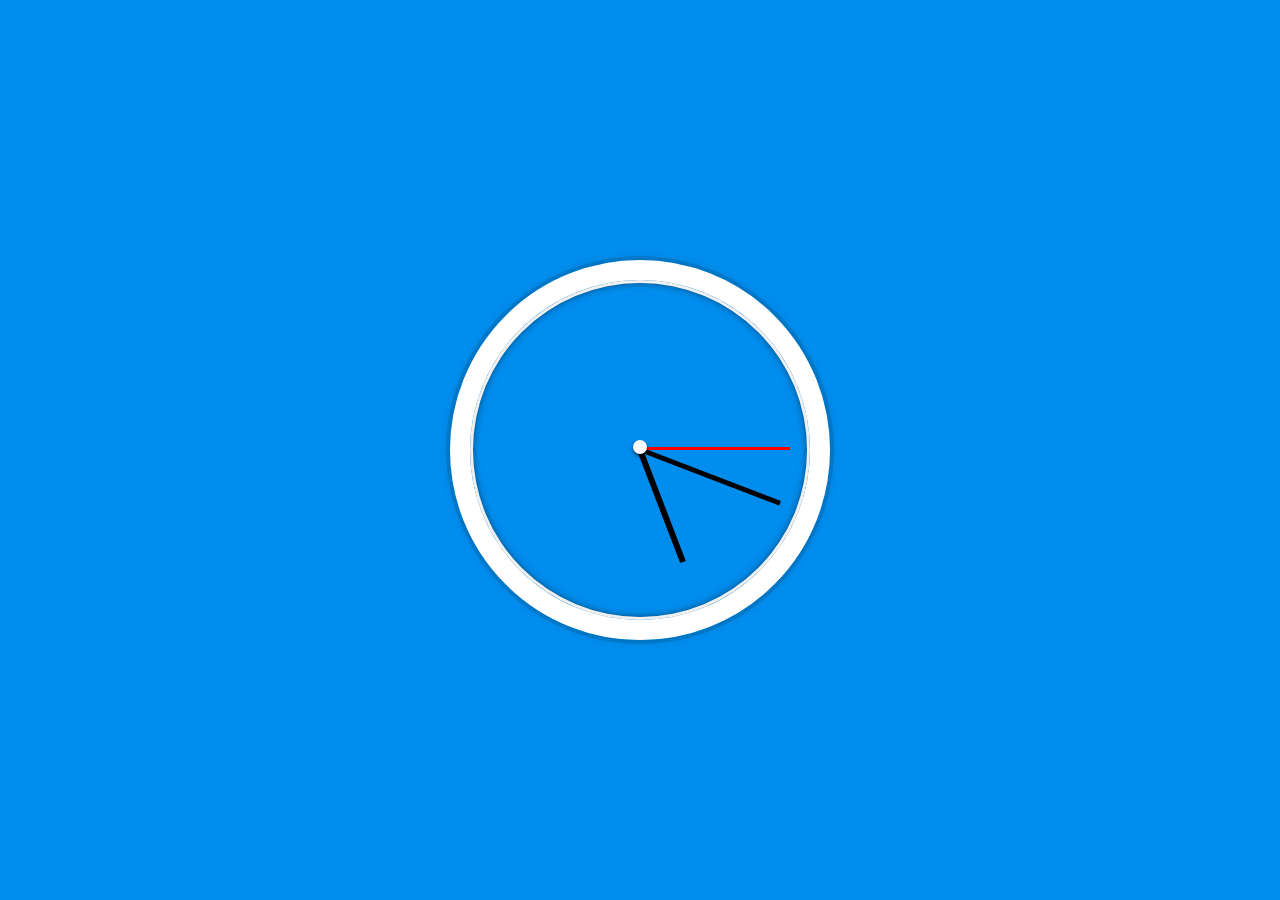
<file: abhinav/index.html>
<!DOCTYPE html>
<html lang="en">
  <head>
    <meta charset="UTF-8" />
    <title>Tick-Tock Clock</title>
    <link rel="icon" href="https://fav.farm/🔥" />
    <style>
      html {
        background: #018ded url(https://unsplash.it/1500/1000?image=881&blur=5);
        background-size: cover;
        font-family: "helvetica neue";
        text-align: center;
        font-size: 10px;
      }

      body {
        margin: 0;
        font-size: 2rem;
        display: flex;
        flex: 1;
        min-height: 100vh;
        align-items: center;
      }

      .clock {
        width: 30rem;
        height: 30rem;
        border: 20px solid white;
        border-radius: 50%;
        margin: 50px auto;
        position: relative;
        padding: 2rem;
        box-shadow: 0 0 0 4px rgba(0, 0, 0, 0.1), inset 0 0 0 3px #efefef,
          inset 0 0 10px black, 0 0 10px rgba(0, 0, 0, 0.2);
      }

      .dot {
        width: 14px;
        height: 14px;
        border-radius: 50%;
        background: #fff;
        top: 0;
        left: 0;
        right: 0;
        bottom: 0;
        margin: auto;
        position: absolute;
        z-index: 100;
        box-shadow: 0 2px 4px -1px black;
      }

      .clock-face {
        position: relative;
        width: 100%;
        height: 100%;
        transform: translateY(
          -3px
        ); /* account for the height of the clock hands */
      }

      .hour-hand {
        width: 40%;
        height: 6px;
        background: black;
        position: absolute;
        top: 50%;
				left: 50%;
				transform-origin: left;

      }

      .min-hand {
        width: 50%;
        height: 5px;
        background: black;
        position: absolute;
        top: 50%;
				transform-origin: right;
      }
      .second-hand {
        width: 50%;
        height: 3px;
        background: red;
        position: absolute;
        top: 50%;
				transform-origin: right;
      }
    </style>
  </head>
  <body>
    <div class="clock">
      <div class="clock-face">
        <div class="dot"></div>
        <div class="hour-hand"></div>
        <div class="min-hand"></div>
        <div class="second-hand"></div>
      </div>
    </div>

    <script>
      function clock() {
        d = new Date();
        h = d.getHours();
        m = d.getMinutes();
        s = d.getSeconds();
        date = d.getDate();
        hDeg = h * 30 + m * (360 / 720) - 90;
        mDeg = m * 6 + s * (360 / 3600) + 90;
        sDeg = s * 6;
        hEl = document.querySelector(".hour-hand");
        mEl = document.querySelector(".min-hand");
        sEl = document.querySelector(".second-hand");
        hEl.style.transform = "rotate(" + hDeg + "deg)";
        mEl.style.transform = "rotate(" + mDeg + "deg)";
        sEl.style.transform = "rotate(" + sDeg + "deg)";
      }

      setInterval("clock()", 100);
    </script>
  </body>
</html>
</file>
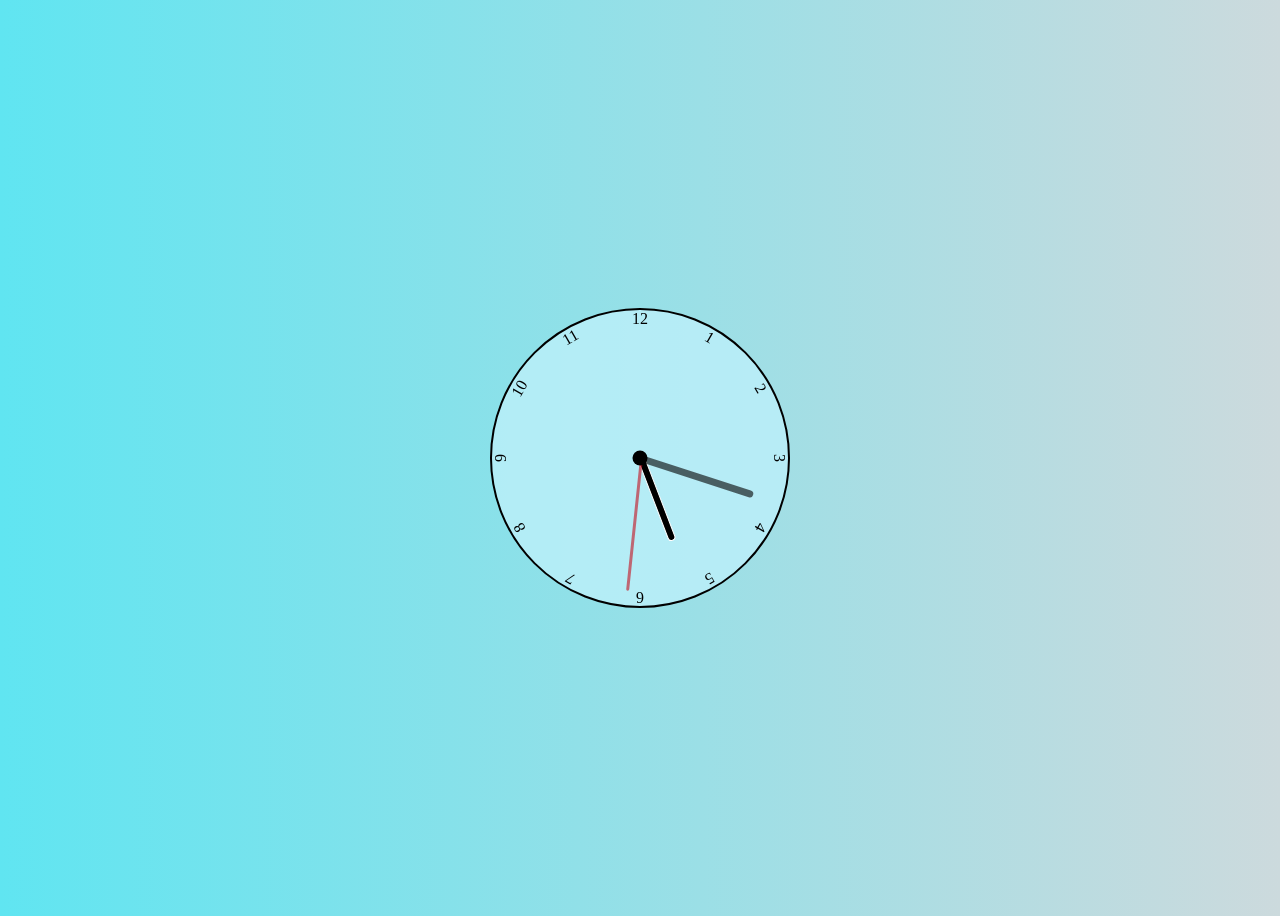
<file: Ankit Pujari/index.html>
<!DOCTYPE html>
<html lang="en">
<head>
    <meta charset="UTF-8">
    <meta http-equiv="X-UA-Compatible" content="IE=edge">
    <meta name="viewport" content="width=device-width, initial-scale=1.0">
    <link rel="stylesheet" href="index.css">
    <script src="index.js"></script>

    <title>Analog  Clock from the Scratch</title>
</head>
<body>
    <div class = "circle">
        <div id = "hour"></div>
        <div id="minute"></div>
        <div id ="second"></div>
        <div class="number number1">1</div>
        <div class="number number2">2</div>
        <div class="number number3">3</div>
        <div class="number number4">4</div>
        <div class="number number5">5</div>
        <div class="number number6">6</div>
        <div class="number number7">7</div>
        <div class="number number8">8</div>
        <div class="number number9">9</div>
        <div class="number number10">10</div>
        <div class="number number11">11</div>
        <div class="number number12">12</div>
    </div>
</body>
</html>
</file>
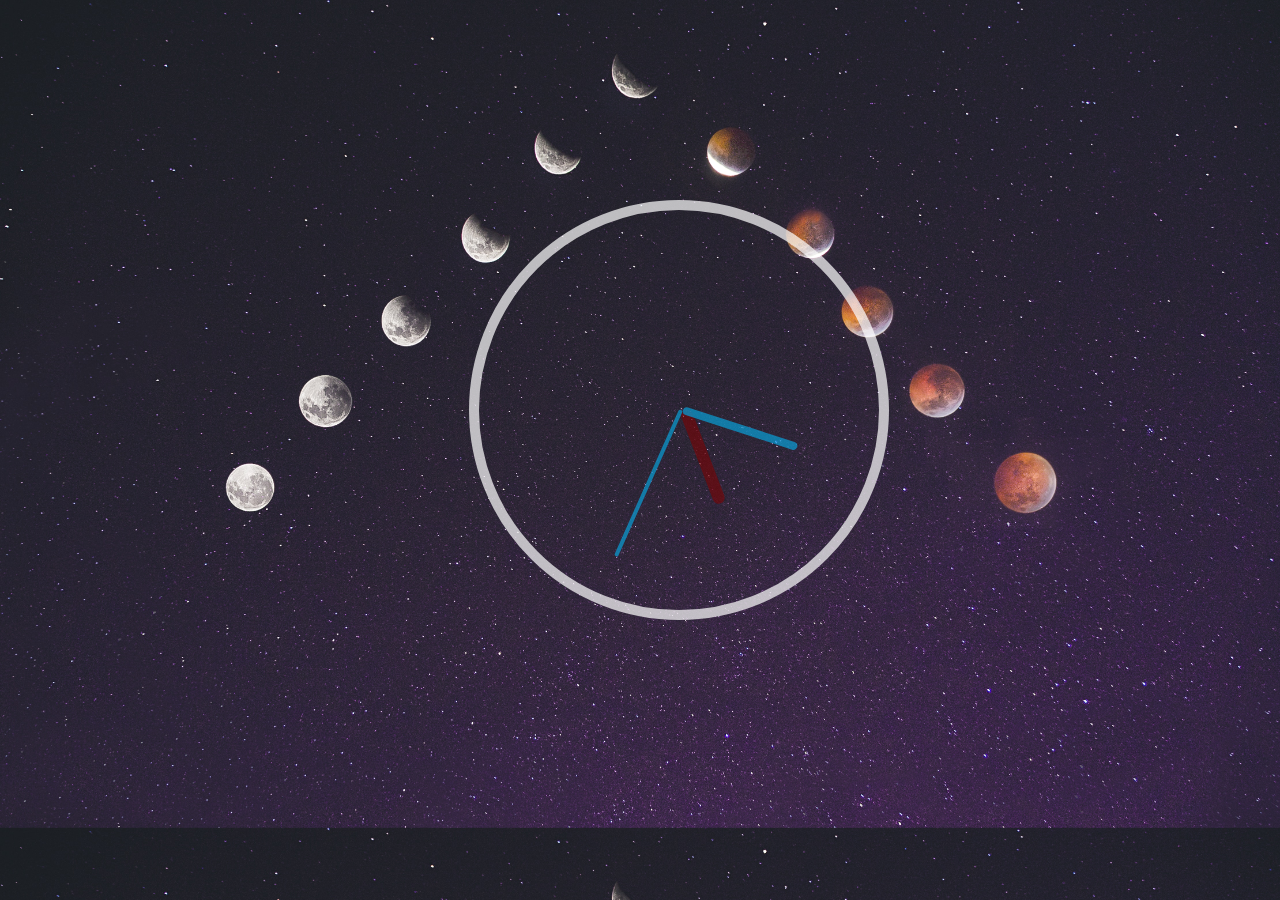
<file: DheerajReddy/index.html>
<!DOCTYPE html>
<html lang="en">
<head>
    <link rel="stylesheet" href="style.css">
    <script src="index.js"></script>
</head>
<body>
    <div id="clock">
        <div id="hour"></div>
        <div id="minute"></div>
        <div id="second"></div>
    </div>
</body>
</html>
</file>
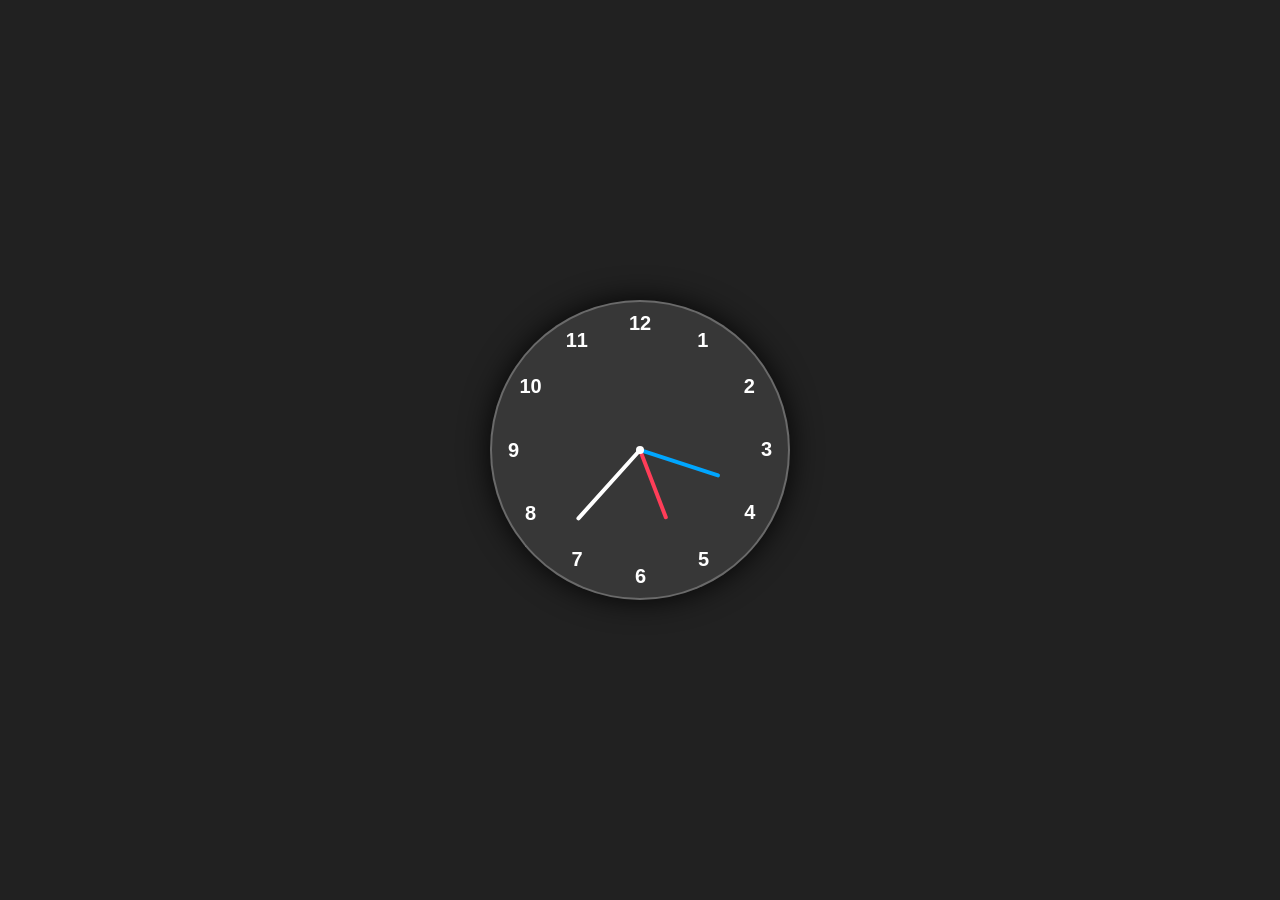
<file: Divyanshu/index.html>
<!DOCTYPE html>
<html lang="en">
  <head>
    <meta charset="UTF-8" />
    <meta http-equiv="X-UA-Compatible" content="IE=edge" />
    <meta name="viewport" content="width=device-width, initial-scale=1.0" />
    <link rel="stylesheet" href="style.css" />
    <title>Analog Clock</title>
  </head>

  <body>
    <div class="container">
      <div class="clock">
        <div style="--clr: #ff3d58; --h: 74px" id="hour" class="hand">
          <i></i>
        </div>
        <div style="--clr: #00a6ff; --h: 84px" id="min" class="hand">
          <i></i>
        </div>
        <div style="--clr: #ffffff; --h: 94px" id="sec" class="hand">
          <i></i>
        </div>

        <span style="--i: 1"><b>1</b></span>
        <span style="--i: 2"><b>2</b></span>
        <span style="--i: 3"><b>3</b></span>
        <span style="--i: 4"><b>4</b></span>
        <span style="--i: 5"><b>5</b></span>
        <span style="--i: 6"><b>6</b></span>
        <span style="--i: 7"><b>7</b></span>
        <span style="--i: 8"><b>8</b></span>
        <span style="--i: 9"><b>9</b></span>
        <span style="--i: 10"><b>10</b></span>
        <span style="--i: 11"><b>11</b></span>
        <span style="--i: 12"><b>12</b></span>
      </div>
    </div>

    <script src="script.js"></script>
  </body>
</html>
</file>
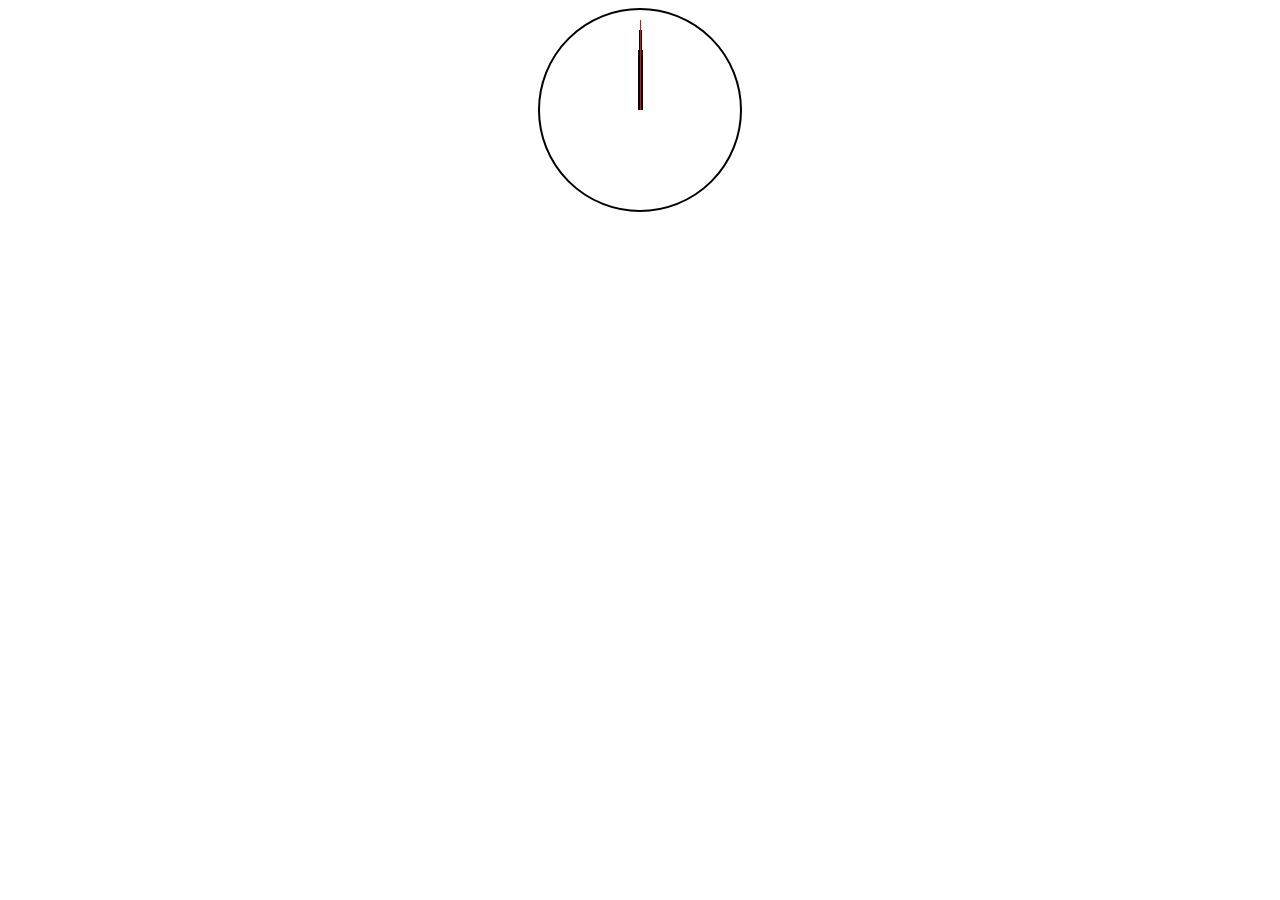
<file: Kushagra Goyal/index.html>
<!DOCTYPE html>
<html>
<head>
  <link rel="stylesheet" type="text/css" href="style.css">
</head>
<body>
  <div id="clock">
    <div id="hour-hand"></div>
    <div id="minute-hand"></div>
    <div id="second-hand"></div>
  </div>

  <script src="script.js"></script>
</body>
</html>
</file>
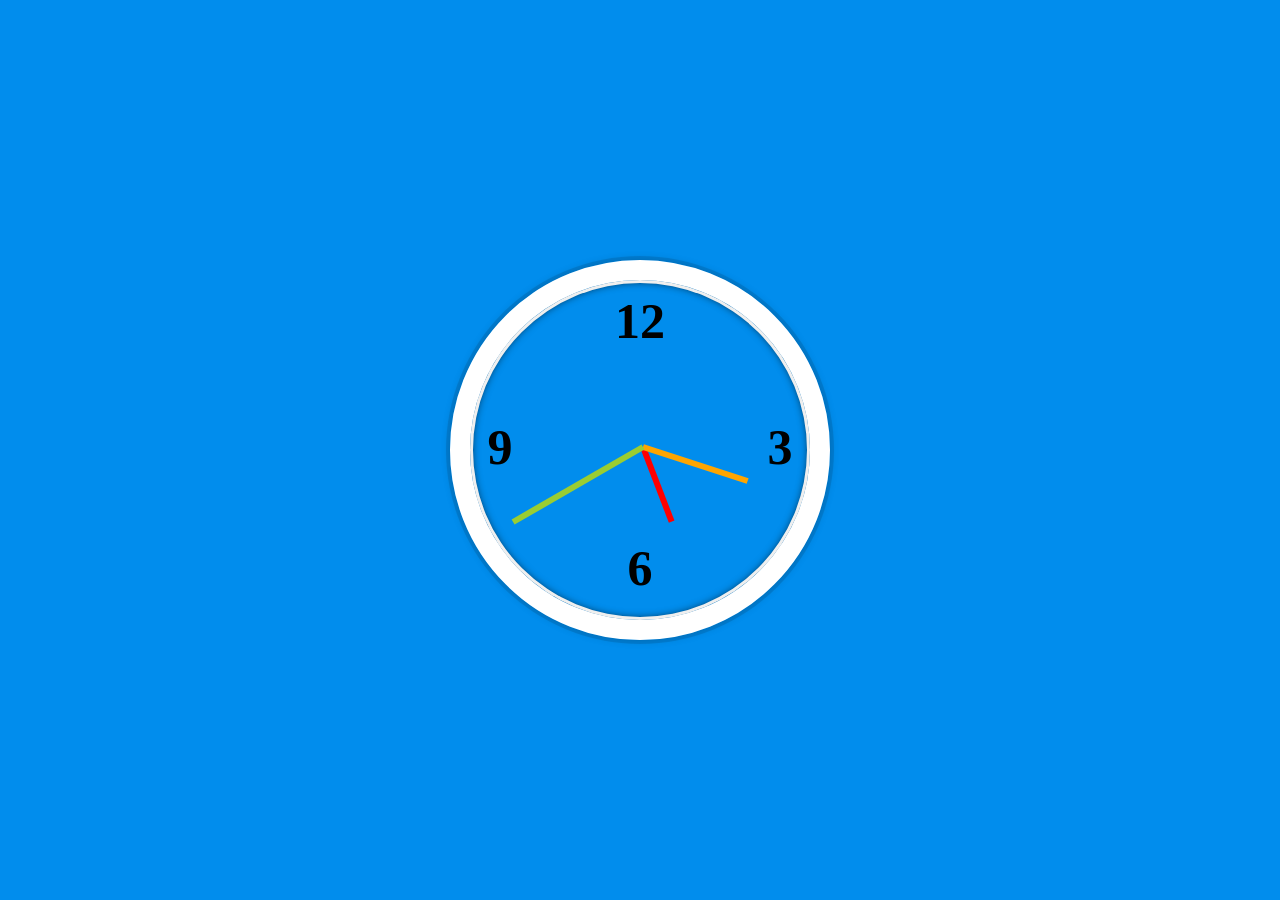
<file: Nikhil_kumar_bade/index.html>
<!DOCTYPE html>
<html lang="en">
<head>
  <meta charset="UTF-8">
  <title>Tick-Tock Clock</title>
  <link rel="icon" href="https://fav.farm/🔥" />
  <link rel="stylesheet" href="style.css">
</head>
<body>
  <div class="clock">
    <div class="clock-face">
      <div class="hand hour-hand"></div>
      <div class="hand min-hand"></div>
      <div class="hand second-hand"></div>
	  <div class="number number-3">3</div>
	  <div class="number number-6">6</div>
	  <div class="number number-9">9</div>
	  <div class="number number-12">12</div>
    </div>
  </div>
  <script src="logic.js"></script>
</body>
</html>
</file>
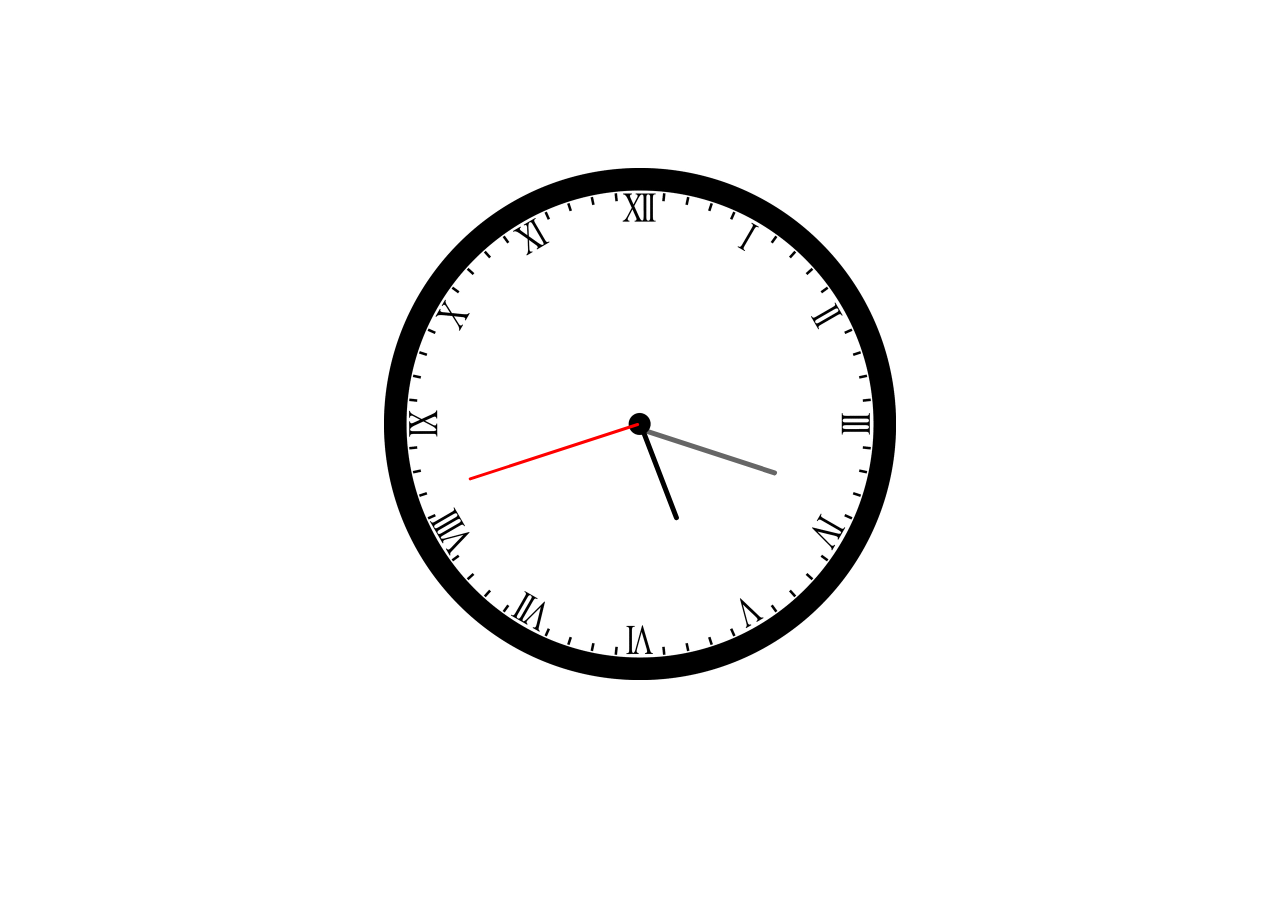
<file: Rakesh/index.html>
<!DOCTYPE html>
<html lang="en">
<head>
    <meta charset="UTF-8">
    <meta name="viewport" content="width=device-width, initial-scale=1.0">
    <title>Clock</title>
    <link rel="stylesheet" href="index.css">
    <script src="index.js"></script>
</head>
<body>
    
    <div id="clockcontainer">
        <div id="hour"></div>
        <div id="minute"></div>
        <div id="second"></div>
    </div>
</body>
</html>
</file>
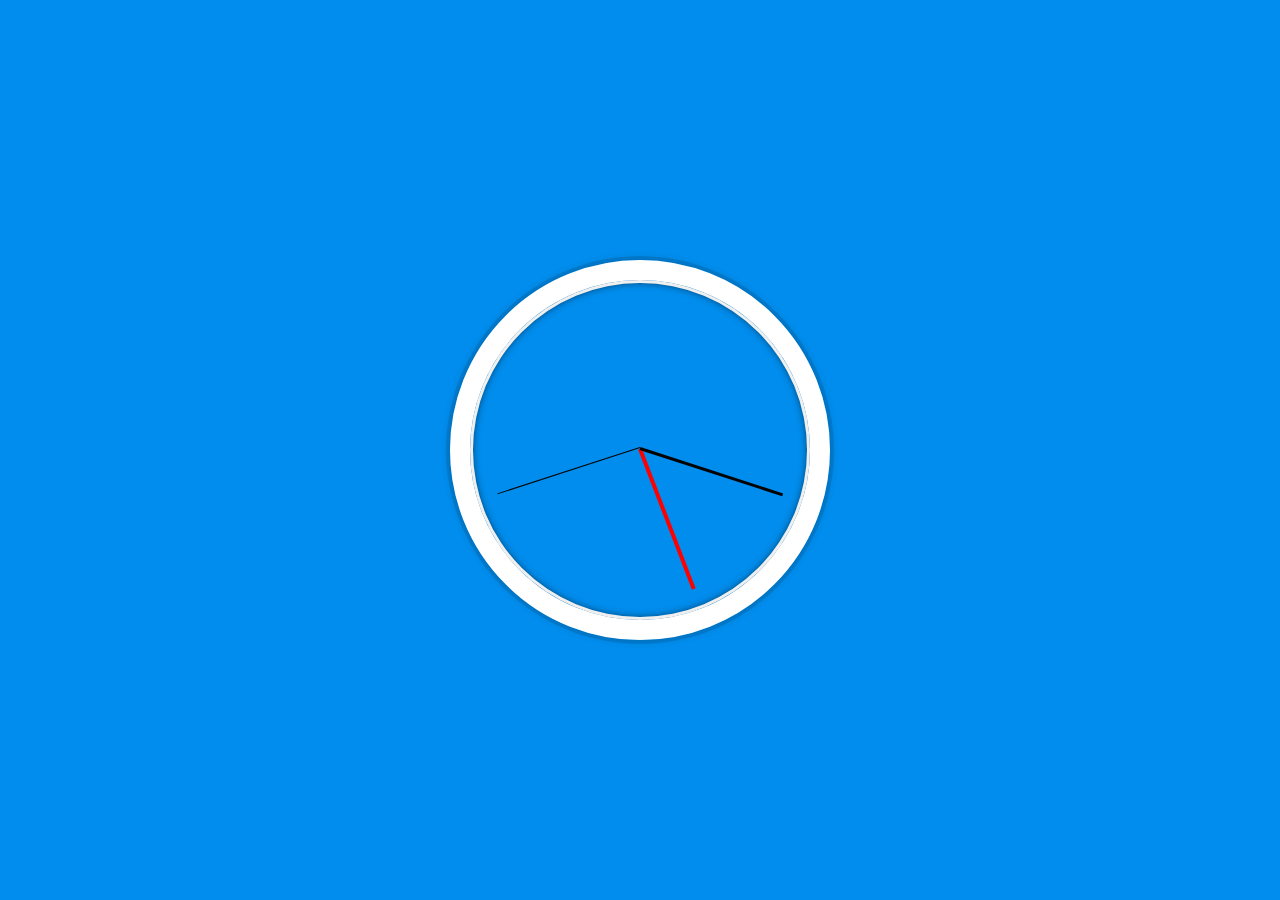
<file: ritik/index.html>
<!DOCTYPE html>
<html lang="en">

<head>
    <meta charset="UTF-8">
    <title>Tick-Tock Clock</title>
    <link rel="icon" href="https://fav.farm/🔥" />
    <style>

html {
      background: #018DED url(https://unsplash.it/1500/1000?image=881&blur=5);
      background-size: cover;
      font-family: 'helvetica neue';
      text-align: center;
      font-size: 10px;
    }

body {
    margin: 0;
    font-size: 2rem;
    display: flex;
    flex: 1;
    min-height: 100vh;
    align-items: center;
    }

.clock {
    width: 30rem;
    height: 30rem;
    border: 20px solid white;
    border-radius: 50%;
    margin: 50px auto;
    position: relative;
    padding: 2rem;
    box-shadow:
        0 0 0 4px rgba(0,0,0,0.1),
        inset 0 0 0 3px #EFEFEF,
        inset 0 0 10px black,
        0 0 10px rgba(0,0,0,0.2);
    }

.clock-face {
    position: relative;
    width: 100%;
    height: 100%;
    transform: translateY(-3px); /* account for the height of the clock hands */
    }

.hand {
    transform-origin: right center; /* Updated center so that hands move about clock center */
    width: 50%;
    height: 6px;
    background: white;
    position: absolute;
    top: 50%;
    }

.hour-hand {
    height: 4px;
    background-color: red;
    }

.min-hand {
    height: 3px;
    background-color: rgb(3, 3, 3);
    }

.second-hand {
    height: 1px;
    background-color: rgb(3, 3, 4);
    }
    </style>

</head>

<body>


    <div class="clock">
        <div class="clock-face">
          <div class="hand hour-hand"></div>
          <div class="hand min-hand"></div>
          <div class="hand second-hand"></div>
        </div>
      </div>



    <script>
        function tickTock() {
    // First selecting hands using their respective class names using query selector
    const hourHand = document.querySelector('.hour-hand');
    const minuteHand = document.querySelector('.min-hand');
    const secondHand = document.querySelector('.second-hand');

    // Getting current time and updating the hands angle
    const date = new Date();
    const hour = date.getHours();
    const minute = date.getMinutes();
    const second = date.getSeconds();

    // Note that all below hands have 90 degrees added additionally, since they all start at 9'0 clock
    // Every hour, hour hand moves 30 degrees, and every 2 minutes it moves 1 degree
    var hoursAngle = (hour * 30) + (minute / 2) + 90;

    // Every minute, minute hand moves 6 degrees
    var minutesAngle = (minute * 6) + 90;

    // Every second, second hand moves 6 degrees
    var secondsAngle = (second * 6) + 90;

    // Rotating hands using css
    hourHand.style.transform = `rotate(${hoursAngle}deg)`;
    minuteHand.style.transform = `rotate(${minutesAngle}deg)`;
    secondHand.style.transform = `rotate(${secondsAngle}deg)`;
} 

// As the code loads, first update time and then do that same every 1 second
tickTock();
setInterval(tickTock, 1000);
    </script>
</body>

</html>
</file>
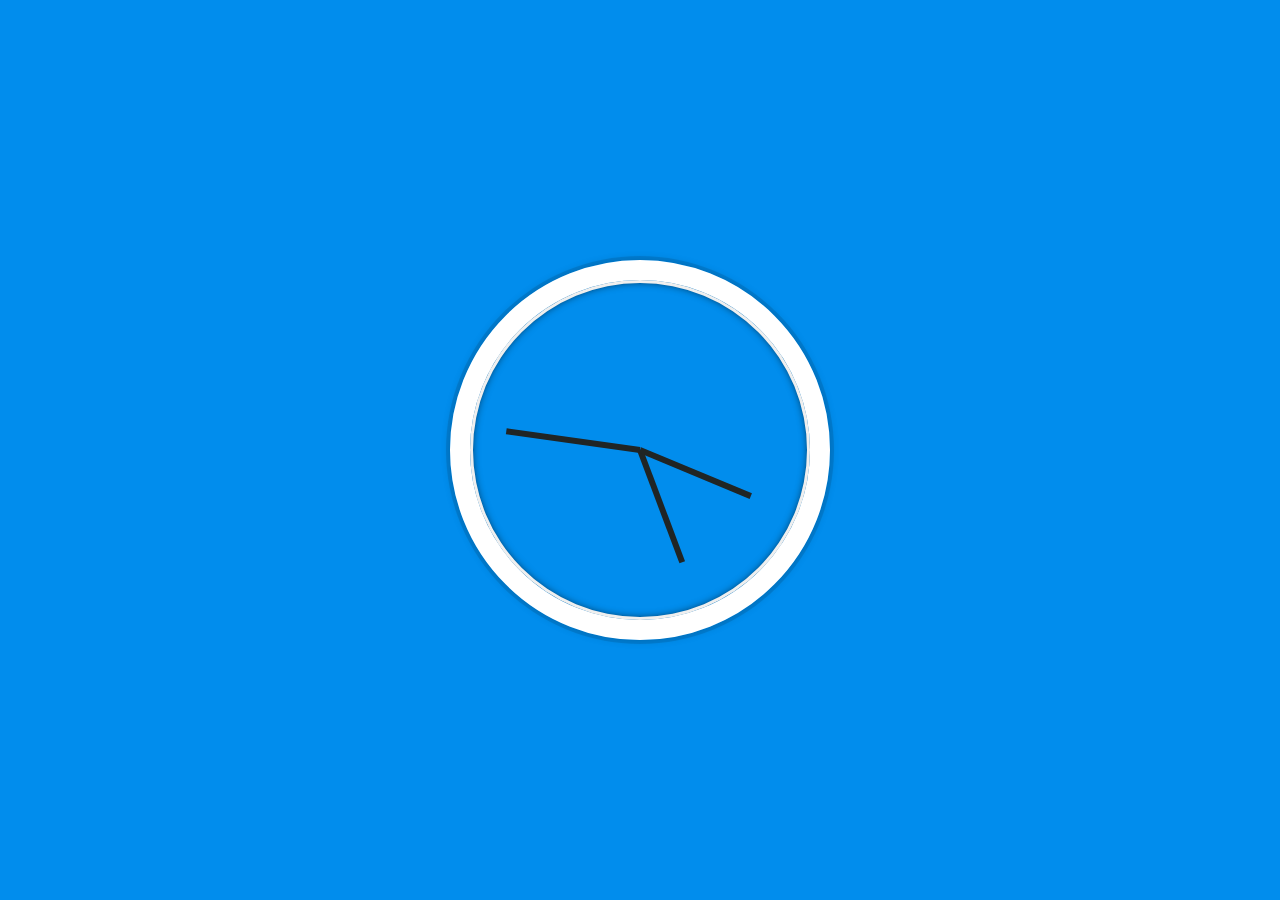
<file: aayush-meshram/other/index.html>
<!DOCTYPE html>
<html lang="en">
<head>
  <meta charset="UTF-8">
  <title>Tick-Tock Clock</title>
  <link rel="icon" href="https://fav.farm/🔥" />
</head>
<body>

    <div class="clock">
      <div class="clock-face">
        <div class="hand hour-hand"></div>
        <div class="hand min-hand"></div>
        <div class="hand second-hand"></div>
      </div>
    </div>


  <style>
    html {
      background: #018DED url(https://unsplash.it/1500/1000?image=881&blur=5);
      background-size: cover;
      font-family: 'helvetica neue';
      text-align: center;
      font-size: 10px;
    }

    body {
      margin: 0;
      font-size: 2rem;
      display: flex;
      flex: 1;
      min-height: 100vh;
      align-items: center;
    }

    .clock {
      width: 30rem;
      height: 30rem;
      border: 20px solid white;
      border-radius: 50%;
      margin: 50px auto;
      position: relative;
      padding: 2rem;
      box-shadow:
        0 0 0 4px rgba(0,0,0,0.1),
        inset 0 0 0 3px #EFEFEF,
        inset 0 0 10px black,
        0 0 10px rgba(0,0,0,0.2);
    }

    .clock-face {
      position: relative;
      width: 100%;
      height: 100%;
      transform: translateY(-3px); /* account for the height of the clock hands */
    }

    .hand {
        width: 40%;
        right: 50%;
        height: 6px;
        background: #202525;
        position: absolute;
        top: 50%;
        transform-origin: 100%;
        transform: rotate(90deg);
        /* transition: transform 0.3s cubic-bezier(.4,2.08,.55,.44); */
        transition-timing-function: cubic-bezier(0.1, 2.7, 0.58, 1);
    }


    .hand.min-hand{
        /* transition: transform 0.2s cubic-bezier(.4,2.08,.55,.44); */
    }

    .hand.second-hand{
        width: 45%;
        /* transition: transform 0.2s cubic-bezier(.4,2.08,.55,.44); */
    }

  </style>

  <script>

    const secondHand = document.querySelector('.second-hand');
    const minsHand = document.querySelector('.min-hand');
    const hourHand = document.querySelector('.hour-hand');

    function setDate() {
    const now = new Date();

    const seconds = now.getSeconds();
    const secondsDegrees = (seconds + (now.getMilliseconds() / 1000)) * 6+90;
    secondHand.style.transform = `rotate(${secondsDegrees}deg)`;

    const mins = now.getMinutes();
    const minsDegrees = (mins * 6) + (seconds * (6 / 60))+90;
    minsHand.style.transform = `rotate(${minsDegrees}deg)`;

    const hour = now.getHours();
    const hourDegrees = (hour * 30) + (mins * 0.5) + (seconds * (0.5 / 60))+90;
    hourHand.style.transform = `rotate(${hourDegrees}deg)`;
}

setInterval(setDate, 1000);

setDate();

  </script>
</body>
</html>
</file>
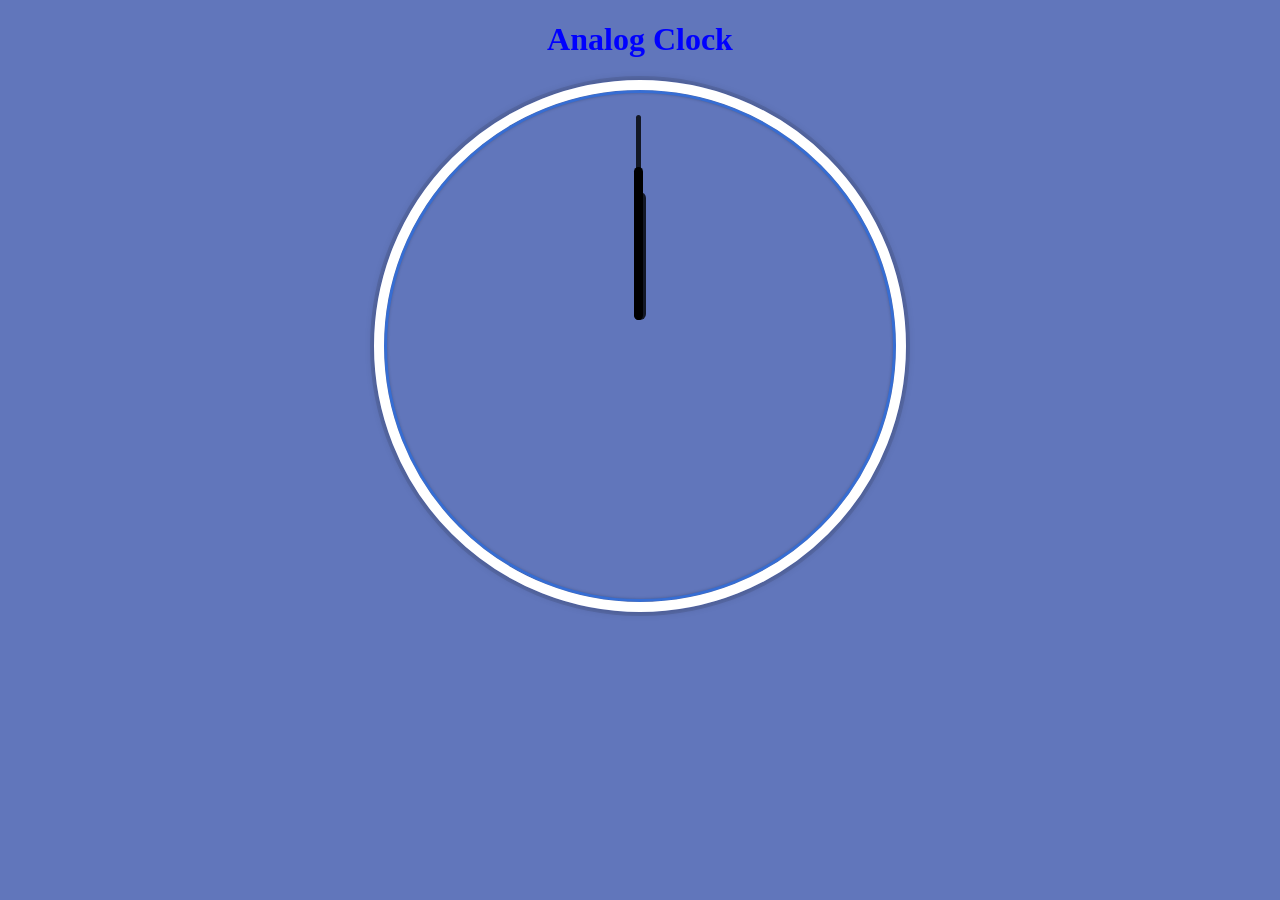
<file: clock.html>
<!DOCTYPE html>
<html lang="en">
<head>
    <meta charset="UTF-8">
    <meta name="viewport" content="width=device-width, initial-scale=1.0">
    <title>Analog_Clock</title>
    <link rel="stylesheet" href="clock.css">
    <script src="clock.js"></script>
</head>
<body>
    <h1> Analog Clock</h1>
    <div id="clock">
        <div id="hour"></div>
        <div id="minute"></div>
        <div id="second"></div>
    </div>
</body>
</html>
</file>
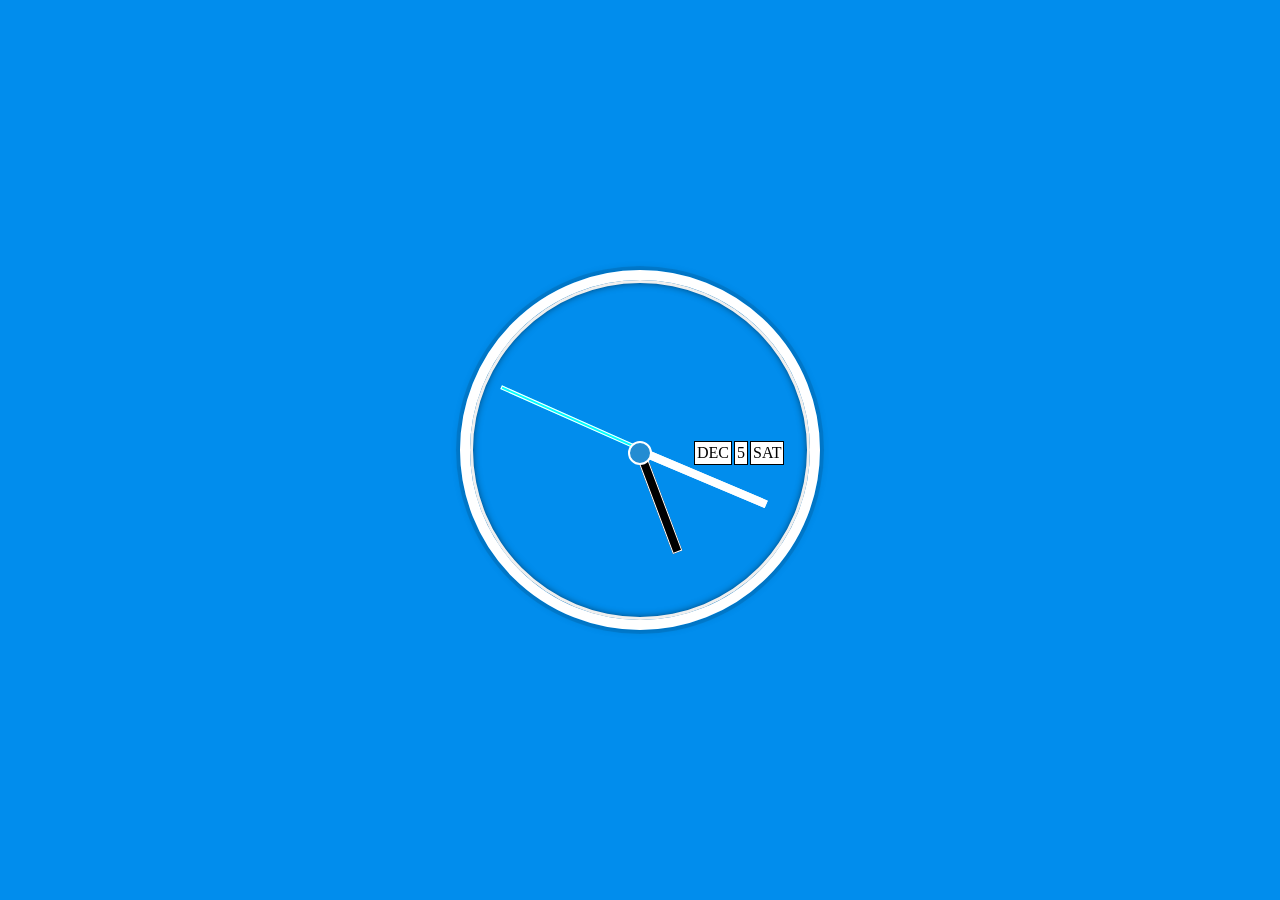
<file: lokesh-tick-tock-clock.html>
<!DOCTYPE html>
<html lang="en">
  <head>
    <meta charset="UTF-8" />
    <title>Tick-Tock Clock</title>
    <link rel="icon" href="https://fav.farm/🔥" />
  </head>

  <body>
    <div class="clock">
      <div class="clock-face">
        <div class="dot"></div>
        <div class="hand hour-hand" id="hour"></div>
        <div class="hand minute-hand" id="minute"></div>
        <div class="hand second-hand" id="second"></div>
        <div class="date" id="month">JAN</div>
        <div class="date" id="date">21</div>
        <div class="date" id="day">TUE</div>
      </div>
    </div>

    <style>
      html {
        background: #018ded url(https://unsplash.it/1500/1000?image=881&blur=5);
        background-size: cover;
        font-family: "helvetica neue";
        text-align: center;
        font-size: 10px;
      }

      body {
        margin: 0;
        font-size: 2rem;
        display: flex;
        flex: 1;
        min-height: 100vh;
        align-items: center;
      }

      .clock {
        width: 30rem;
        height: 30rem;
        border: 10px solid white;
        border-radius: 50%;
        margin: 50px auto;
        position: relative;
        padding: 2rem;
        box-shadow: 0 0 0 4px rgba(0, 0, 0, 0.1), inset 0 0 0 3px #efefef,
          inset 0 0 10px black, 0 0 10px rgba(0, 0, 0, 0.2);
      }

      .clock-face {
        position: relative;
        display: flex;
        width: 100%;
        height: 100%;
        transform: translateY(-3px);
        /* account for the height of the clock hands */
      }
      .hand {
        --rotation: 0;

        /* border-radius: 20px; */
        border: 1px solid white;
        position: absolute;
        top: 50%;
        left: 50%;
        transform-origin: left;
      }
      .hour-hand {
        transform: rotate(calc(var(--rotation) * 1deg));
        background-color: black;
        width: 35%;
        height: 8px;
      }
      .minute-hand {
        transform: rotate(calc(var(--rotation) * 1deg));
        background-color: white;
        width: 45%;
        height: 6px;
      }
      .second-hand {
        transform: rotate(calc(var(--rotation) * 1deg));
        background-color: cyan;
        width: 50%;
        height: 2px;
      }
      .date {
        position: relative;
        left: 60%;
        top: 48%;
        background-color: white;
        height: fit-content;
        z-index: -12;
        border: 1px solid black;
        padding: 2px;
        font-size: 0.8em;
        margin-right: 2px;
      }
      .dot {
        height: 20px;
        width: 20px;
        background-color: rgb(35, 140, 210);
        position: relative;
        left: 50%;
        top: 52%;
        transform: translate(-50%, -50%);
        border-radius: 50%;
        z-index: 15;
        border: 2px solid white;
      }
    </style>

    <script>
      setInterval(() => {
        const hourHand = document.getElementById("hour");
        const minuteHand = document.getElementById("minute");
        const secondHand = document.getElementById("second");
        const month = document.getElementById("month");
        const date = document.getElementById("date");
        const day = document.getElementById("day");
        const currentDate = new Date();
        const secondsRatio = currentDate.getSeconds() / 60;
        const minutesRatio = (secondsRatio + currentDate.getMinutes()) / 60;
        const hoursRatio = (minutesRatio + currentDate.getHours()) / 12;
        hourHand.style.setProperty("--rotation", hoursRatio * 360 - 90);
        minuteHand.style.setProperty("--rotation", minutesRatio * 360 - 90);
        secondHand.style.setProperty("--rotation", secondsRatio * 360 - 90);

        month.innerHTML = currentDate
          .toLocaleString("default", { month: "long" })
          .slice(0, 3)
          .toUpperCase();
        date.innerHTML = currentDate.getDate();
        day.innerHTML = currentDate
          .toLocaleString("default", { weekday: "long" })
          .slice(0, 3)
          .toUpperCase();
      }, 1000);
    </script>
  </body>
</html>
</file>
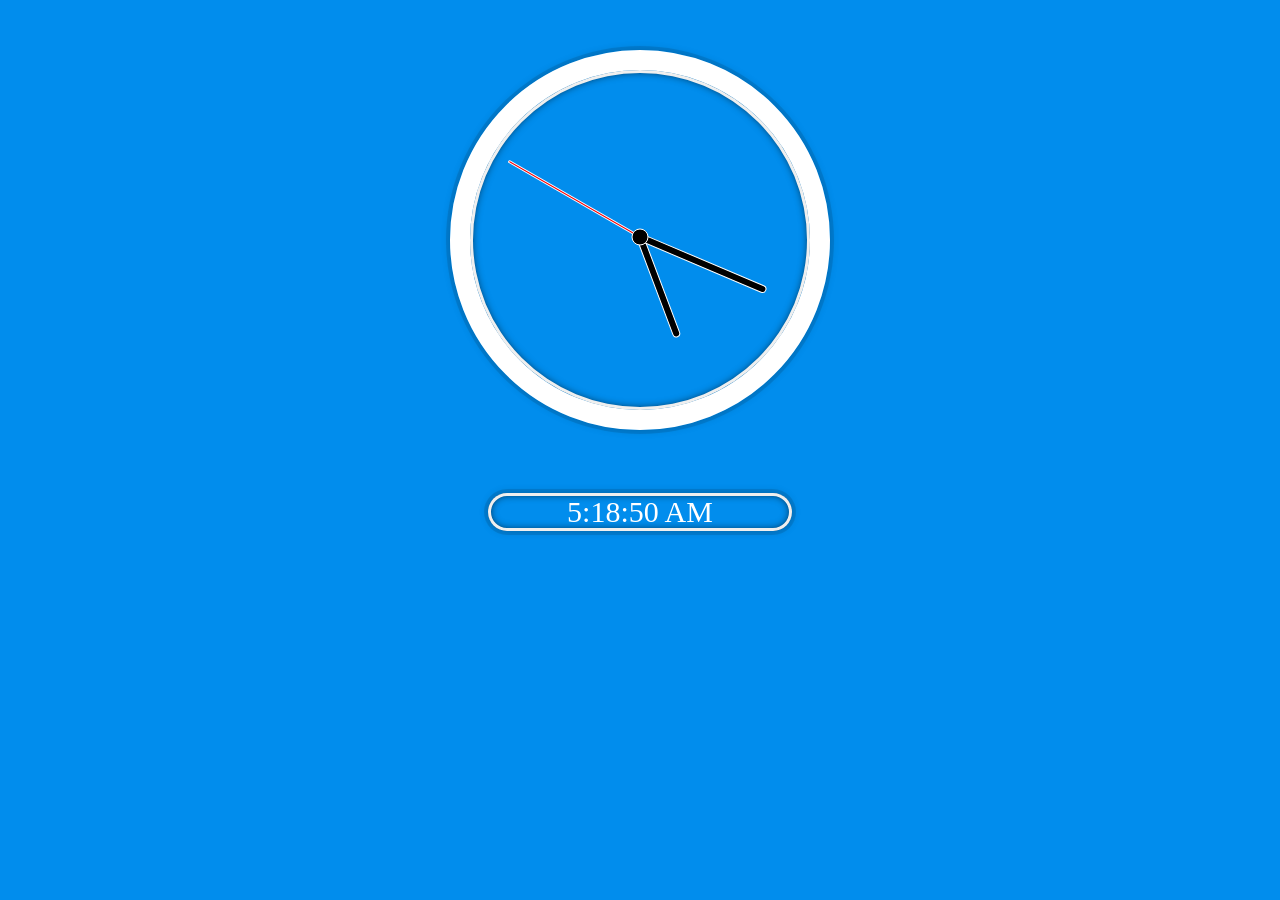
<file: maneesh-tick-tock-clock.html>
<!DOCTYPE html>
<html lang="en">
  <head>
    <meta charset="UTF-8" />
    <title>Tick-Tock Clock</title>
    <link rel="icon" href="https://fav.farm/🔥" />
  </head>

  <body>
    <div class="clock">
      <div class="clock-face">
        <div class="hand hour-hand" id="hour"></div>
        <div class="hand minute-hand" id="minute"></div>
        <div class="hand second-hand" id="second"></div>
      </div>
    </div>
    <div class="digital" id="digital">digiClock</div>

    <style>
      html {
        background: #018ded url(https://unsplash.it/1500/1000?image=881&blur=5);
        background-size: cover;
        font-family: "helvetica neue";
        text-align: center;
        font-size: 10px;
      }

      body {
        margin: 0;
        font-size: 2rem;
        display: flex;
        flex-direction: column;
        flex: 1;
        min-height: 100vh;
        align-items: center;
      }

      .clock {
        width: 30rem;
        height: 30rem;
        border: 20px solid white;
        border-radius: 50%;
        margin: 50px auto;
        position: relative;
        padding: 2rem;
        box-shadow: 0 0 0 4px rgba(0, 0, 0, 0.1), inset 0 0 0 3px #efefef,
          inset 0 0 10px black, 0 0 10px rgba(0, 0, 0, 0.2);
      }

      .clock-face {
        position: relative;
        display: flex;
        width: 100%;
        height: 100%;
        transform: translateY(-3px);
        /* account for the height of the clock hands */
      }
      .clock-face::after {
        content: "";
        position: absolute;
        background-color: black;
        border: 1px solid white;
        z-index: 11;
        width: 15px;
        height: 15px;
        top: 50%;
        left: 50%;
        transform: translate(-50%, -50%);
        border-radius: 50%;
      }
      .hand {
        border: 1px solid white;
        border-radius: 20px;
        position: absolute;
        top: 50%;
        left: 50%;
        --rotation: -90;
        transform: translateY(-50%) rotate(calc(var(--rotation) * 1deg));
        transform-origin: left;
      }
      .hour-hand {
        width: 35%;
        height: 6px;
        background: black;
        --rotation: 30;
      }
      .minute-hand {
        width: 45%;
        height: 6px;
        background: black;
        --rotation: 60;
      }
      .second-hand {
        width: 50%;
        height: 1px;
        background: red;
      }
      .digital {
        /* border: 2px solid black; */
        width: 300px;
        height: auto;
        padding: 2px;
        margin: 1% auto 0% auto;
        text-align: center;
        color: white;
        font-size: 1.5em;
        border-radius: 20px;
        /* background-color: rgba(255, 255, 255, 0.8); */
        box-shadow: 0 0 0 4px rgba(0, 0, 0, 0.1), inset 0 0 0 3px #efefef,
          inset 0 0 10px black, 0 0 10px rgba(0, 0, 0, 0.2);
      }
    </style>

    <script>
      setInterval(() => {
        const hourHand = document.getElementById("hour");
        const minuteHand = document.getElementById("minute");
        const secondHand = document.getElementById("second");
        const currentDate = new Date();
        const secondsRatio = currentDate.getSeconds() / 60;
        const minutesRatio = (secondsRatio + currentDate.getMinutes()) / 60;
        const hoursRatio = (minutesRatio + currentDate.getHours()) / 12;
        hourHand.style.setProperty("--rotation", hoursRatio * 360 - 90);
        minuteHand.style.setProperty("--rotation", minutesRatio * 360 - 90);
        secondHand.style.setProperty("--rotation", secondsRatio * 360 - 90);

        digiClock = document.getElementById("digital");
        digiClock.innerHTML = currentDate.toLocaleString("en-US", {
          hour: "numeric",
          minute: "numeric",
          hour12: true,
          second: "numeric",
        });
      }, 1000);
    </script>
  </body>
</html>
</file>
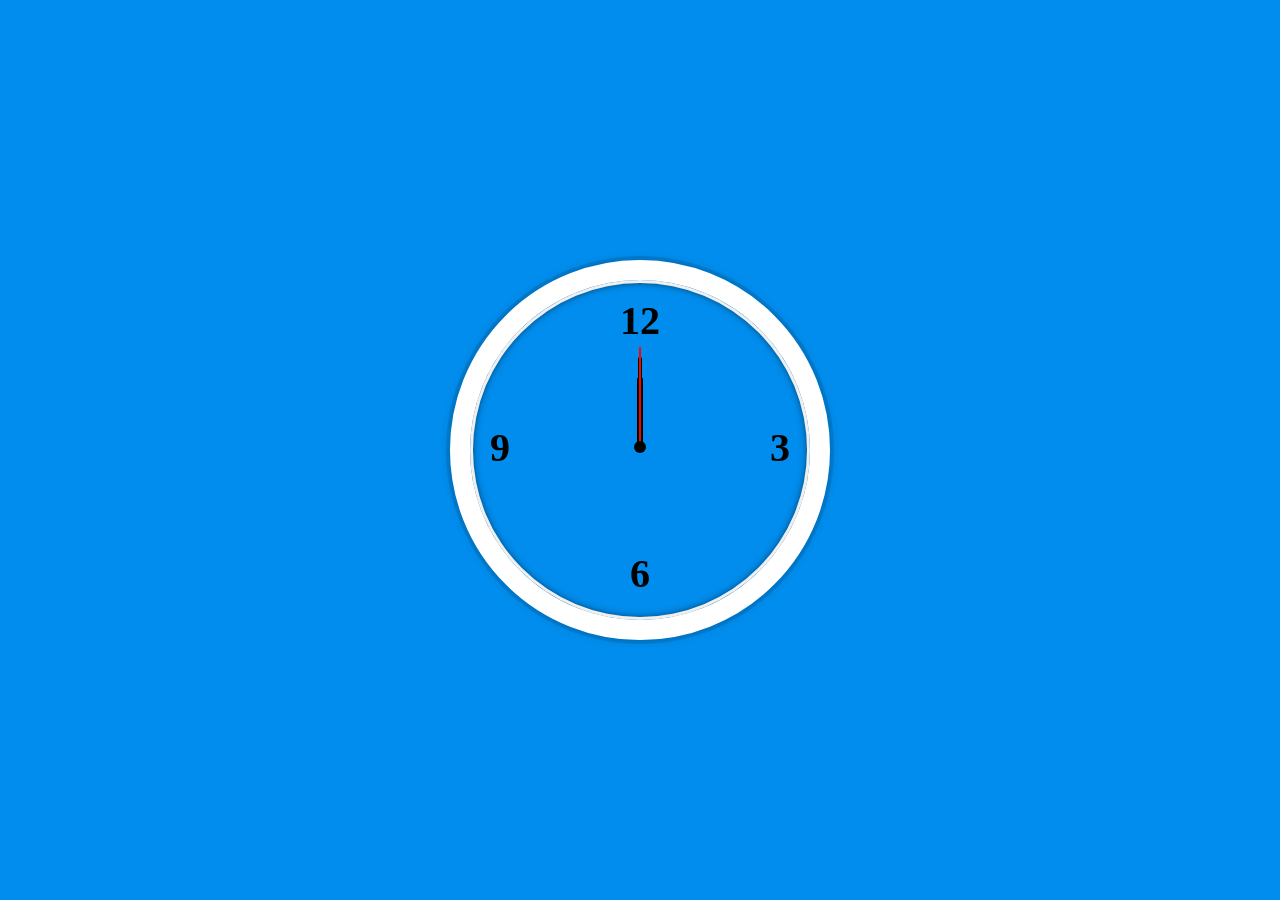
<file: pavan-reddy-ticktockclock.html>
<!DOCTYPE html>
<html lang="en">

<head>
  <meta charset="UTF-8">
  <title>Tick-Tock Clock</title>
  <link rel="icon" href="https://fav.farm/🔥" />
</head>

<body>


  <div class="clock">
    <div class="clock-face">
        <!-- Clock hands -->
      <div class="hand hour-hand"></div>
      <div class="hand minute-hand"></div>
      <div class="hand second-hand"></div>
      <!-- Clock center -->
      <div class="center-circle"></div>
      <!-- Numbers-->
      <div class="number number-3">3</div>
      <div class="number number-6">6</div>
      <div class="number number-9">9</div>
      <div class="number number-12">12</div>
    </div>
  </div>


  <style>
    /* CSS styling for the clock */
    
    html {
      background: #018DED url(https://unsplash.it/1500/1000?image=881&blur=5);
      background-size: cover;
      font-family: 'helvetica neue';
      text-align: center;
      font-size: 10px;
    }

    body {
      margin: 0;
      font-size: 2rem;
      display: flex;
      flex: 1;
      min-height: 100vh;
      align-items: center;
    }

    .clock {
      width: 30rem;
      height: 30rem;
      border: 20px solid white;
      border-radius: 50%;
      margin: 50px auto;
      position: relative;
      padding: 2rem;
      box-shadow:
        0 0 0 4px rgba(0, 0, 0, 0.1),
        inset 0 0 0 3px #EFEFEF,
        inset 0 0 10px black,
        0 0 10px rgba(0, 0, 0, 0.2);
    }

    .clock-face {
      position: relative;
      display: flex;
      width: 100%;
      height: 100%;
      transform: translateY(-3px);
      /* account for the height of the clock hands */
      }
      
    /* Styling for clock hands */
      .hand{
    position: absolute;
    background: black;
    border-radius: 10px;
    transform-origin: bottom;
}
 
.hour-hand {
            width: 6px;
            height: 70px;
            top: 50%;
            left: 50%;
            margin-top: -70px;
            margin-left: -3px;
        }
        
        .minute-hand {
            width: 4px;
            height: 90px;
            top: 50%;
            left: 50%;
            margin-top: -90px;
            margin-left: -2px;
        }
        
        .second-hand {
            width: 2px;
            height: 100px;
            top: 50%;
            left: 50%;
            margin-top: -100px;
            margin-left: -1px;
            background-color: red;
        }

/* Styling for center circle */
        .center-circle {
            position: absolute;
            width: 12px;
            height: 12px;
            top: 50%;
            left: 50%;
            margin-top: -6px;
            margin-left: -6px;
            background-color: #000;
            border-radius: 50%;
        }
        
        /* Styling for numbers */
        .number { 
        position: absolute; 
        font-size: 4rem; 
        font-weight: bold; 
        color: black; }
        
            /* Positioning and styling for number 3,6,9,12 */
        .number-3 { 
        top: 50%; 
        right: 10px; 
        transform: translate(50%, -50%); }
        
        .number-6 { 
        bottom: 0px; 
        left: 50%; 
        transform: translateX(-50%); } 
        
        .number-9 { 
        top: 50%; 
        left: 10px; 
        transform: translate(-50%, -50%); } 
        
        .number-12 { 
        top: 0px; 
        left: 50%; 
        transform: translateX(-50%); } 

      </style>

  <script>
    setInterval(() => {
     // Get the current time
     now = new Date();

     // Extracting hours, minutes, and seconds
     hours = now.getHours();
     minutes = now.getMinutes();
     seconds = now.getSeconds();
     
     // Rotation angles for each clock hand
     hourRotation = (hours * 30) + (minutes / 2);
     minuteRotation = (minutes * 6);
     secondRotation = seconds * 6;

     // Selecting the clock hands using their CSS class
    hourHand = document.querySelector('.hour-hand');
    minuteHand = document.querySelector('.minute-hand');
    secondHand = document.querySelector('.second-hand'); 

    //applying the rotation angles to the clock hands using CSS transform property
    hourHand.style.transform = `rotate(${hourRotation}deg)`;
    minuteHand.style.transform = `rotate(${minuteRotation}deg)`;
    secondHand.style.transform = `rotate(${secondRotation}deg)`;

    
},1000);
  </script>
</body>
</html>
</file>
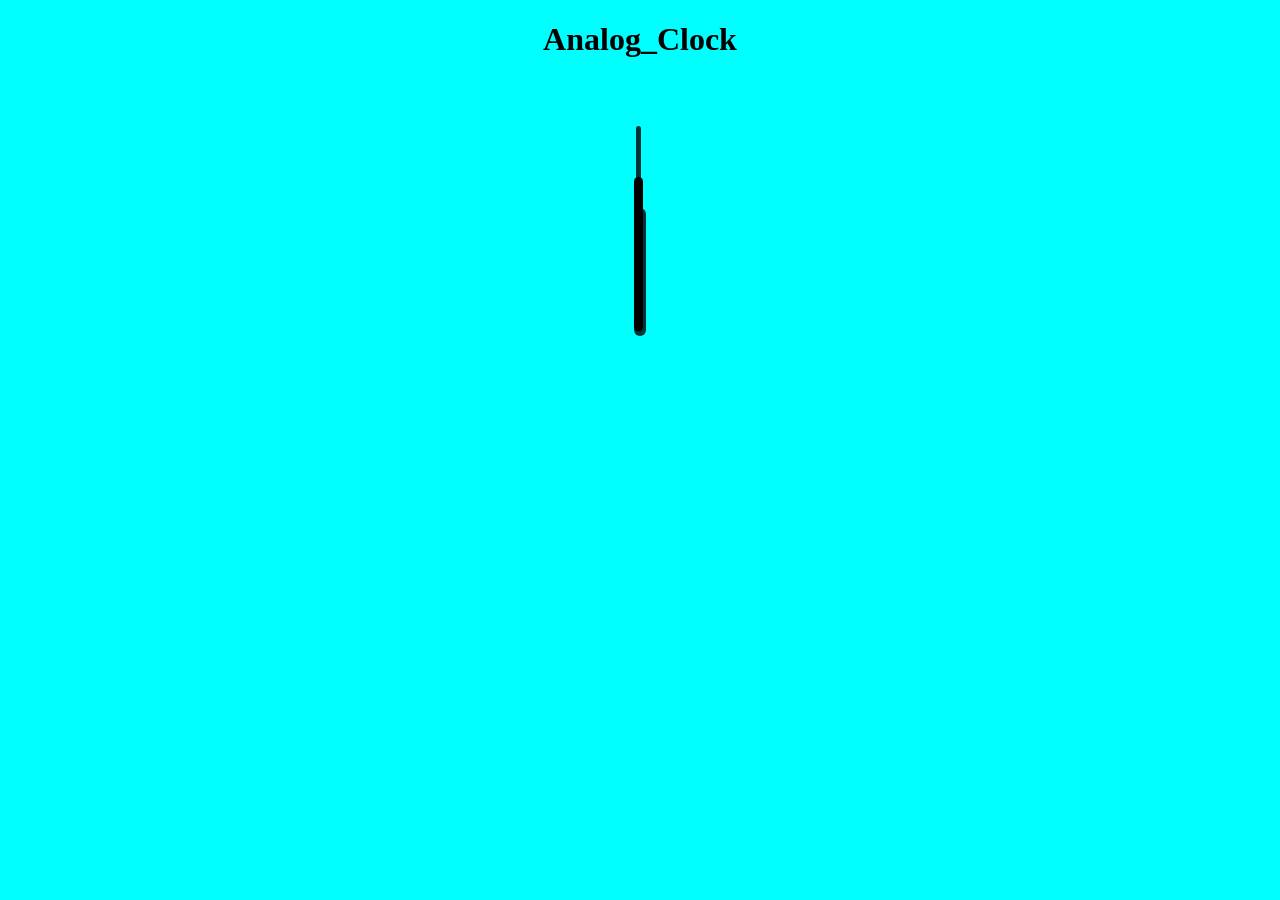
<file: Analog_clock/clock.html>
<!DOCTYPE html>
<html lang="en">
<head>
    <meta charset="UTF-8">
    <meta name="viewport" content="width=device-width, initial-scale=1.0">
    <title>Analog_Clock</title>
    <link rel="stylesheet" href="clock.css">
    <script src="clock.js"></script>
</head>
<body>
    <h1> Analog_Clock
    </h1>
    <div id="clock">
        <div id="hour"></div>
        <div id="minute"></div>
        <div id="second"></div>
    </div>
</body>
</html>
</file>
<file: Ankit Pujari/index.css>
*,*::after,*::before{
    box-sizing: border-box;
}
body{
    background: linear-gradient(to right, rgb(96, 229, 241), rgb(204, 218, 221));
    padding: 50px;
    display: flex;
    min-height: 100vh;
    justify-content: center;
    align-items: center;
    overflow: hidden;
}
.circle{
    width: 300px;
    height: 300px;
    background-color: rgba(189, 241, 250, 0.8);
    border-radius: 50%;
    border: 2px solid black;
    position: relative;
    margin: auto;
}
.circle .number {
    --rotation: 0;
    position:absolute;
    width: 100%;
    height: 100%;
    text-align: center;
    /* background-color: brown; */
    transform: rotate(var(--rotation));
}

.circle .number1{ --rotation: 30deg; }
.circle .number2{ --rotation: 60deg; }
.circle .number3{ --rotation: 90deg; }
.circle .number4{ --rotation: 120deg; }
.circle .number5{ --rotation: 150deg; }
.circle .number6{ --rotation: 180deg; }
.circle .number7{ --rotation: 210deg; }
.circle .number8{ --rotation: 240deg; }
.circle .number9{ --rotation: 270deg; }
.circle .number10{ --rotation: 300deg; }
.circle .number11{ --rotation: 330deg;}

#hour,#minute,#second{
    position: absolute; 
    background: black;
    /* border-radius: 10px; */
  
}

.circle::after{
    content:'';
    position: absolute;
    background-color: black;
    z-index:11;
    width: 15px;
    height: 15px;
    top:50%;
    left: 50%;
    transform: translate(-50%,-50%);
    border-radius: 50%;
}

#hour{
    width:8px;
    height: 30%;
    left:49%;
    bottom: 50%;
    /* top:18.5%; */
    opacity:1;
    transform-origin: bottom;
    border: 1px solid white;
    transform:translateX(-50%);
    border-top-left-radius: 10px;
    border-top-right-radius: 10px;
/*     display:none; */
    
}
#minute{
    width:7px;
    height: 40%;
    left:49%;
    bottom:50%;
    opacity:0.6;
    transform-origin: bottom;
    transform:translateX(-50%);
    border-top-left-radius: 10px;
    border-top-right-radius: 10px;
/*     display:none; */
}
#second{
    width:3px;
    height: 45%;
    left:50%;
    bottom:50%;
    background-color: rgba(195, 21, 36, 0.884);
    opacity: 0.7;
    transform-origin: bottom;
    transform:translateX(-50%);
    border-top-left-radius: 10px;
    border-top-right-radius: 10px;
/*     display:none; */
}
</file>
<file: DheerajReddy/style.css>
#clock{
	position: absolute;
	height: 400px;
	width: 400px;
	margin-top: 15%;
	margin-left:36%;
	border: 10px solid white;
	opacity: 0.7;
	border-radius:75% ;
	
	
}
body{
	background: url(bg.jpg);
	background-size: 100%;
}
#hour,#minute,#second {
	position: absolute;
	border-radius: 10px;
	transform-origin: bottom;
}

#hour {
	background:maroon;
	width: 3%;
	height: 25%;
	top: 25%;
	left: 50%;
	opacity: 0.8;
}

#minute {
	background:deepskyblue;
	width: 2%;
	height: 30%;
	top: 20%;
	left: 50%;
	opacity: 0.8;
}

#second {
	background:deepskyblue;
	width: 1%;
	height: 40%;
	top: 10%;
	left: 50%;
	opacity: 0.8;
}
</file>
<file: Divyanshu/style.css>
*{
    margin: 0;
    padding: 0;
    box-sizing: border-box;
    font-family: sans-serif;
    color: #ffffff;
}

body{
    display: flex;
    justify-content: center;
    align-items: center;
    min-height: 100vh;
    background-color: #212121;
}

.container{
    position: relative;
}

.clock{
    width: 300px;
    height: 300px;
    border-radius: 50%;
    background-color: rgba(255, 255, 255, 0.1);
    border: 2px solid rgba(255, 255, 255, 0.25);
    box-shadow: 0px 0px 30px rgba(0, 0, 0, 0.9);
    display: flex;
    justify-content: center;
    align-items: center;
}

.clock span{
    position: absolute;
    transform: rotate(calc(30deg * var(--i))); 
    inset: 12px;
    text-align: center;
}

.clock span b{
    transform: rotate(calc(-30deg * var(--i)));
    display: inline-block;
    font-size: 20px;
}

.clock::before{
    content: '';
    position: absolute;
    width: 8px;
    height: 8px;
    border-radius: 50%;
    background-color: #fff;
    z-index: 2;
}

.hand{
    position: absolute;
    display: flex;
    justify-content: center;
    align-items: flex-end;
}
.hand i{
    position: absolute;
    background-color: var(--clr);
    width: 4px;
    height: var(--h);
    border-radius: 8px;
}
</file>
<file: Kushagra Goyal/style.css>
#clock {
  width: 200px;
  height: 200px;
  border: 2px solid #000;
  border-radius: 50%;
  position: relative;
  margin : 0 auto;
}

#hour-hand, #minute-hand, #second-hand {
  background-color: #000;
  position: absolute;
  transform-origin: bottom center;
  transition: all 0.5s ease-in-out;
}

#hour-hand {
  width: 5px;
  height: 60px;
  top: calc(50% - 60px);
  left: calc(50% - 2.5px);
}

#minute-hand {
  width: 3px;
  height: 80px;
  top: calc(50% - 80px);
  left: calc(50% - 1.5px);
}

#second-hand {
  width: 1px;
  height: 90px;
  top: calc(50% - 90px);
  left: calc(50% - 0.5px);
  background-color: red;
}
</file>
<file: Nikhil_kumar_bade/style.css>
html {
    background: #018DED url(https://unsplash.it/1500/1000?image=881&blur=5);
    background-size: cover;
    font-family: 'helvetica neue';
    text-align: center;
    font-size: 10px;
  }

  body {
    margin: 0;
    font-size: 2rem;
    display: flex;
    flex: 1;
    min-height: 100vh;
    align-items: center;
  }

  .clock {
    width: 30rem;
    height: 30rem;
    border: 20px solid white;
    border-radius: 50%;
    margin: 50px auto;
    position: relative;
    padding: 2rem;
    box-shadow:
      0 0 0 4px rgba(0,0,0,0.1),
      inset 0 0 0 3px #EFEFEF,
      inset 0 0 10px black,
      0 0 10px rgba(0,0,0,0.2);
  }

  .clock-face {
    position: relative;
    width: 100%;
    height: 100%;
    transform: translateY(-3px); /* account for the height of the clock hands */
  }

  .hand {
    width: 50%;
    height: 6px;
    background: yellowgreen;
    position: absolute;
    transform-origin: bottom center;
  }

  .hour-hand {
    width:6px;
    height: 80px;
    left: 50%;
	background: red;
    bottom: 50%;
    margin: auto;
  }

  .min-hand {
    width:6px;
    height: 110px;
    left: 50%;
    bottom: 50%;
	background: orange;
    margin: auto;
  }

  .second-hand {
    width:6px;
    height: 150px;
    left: 50%;
    bottom: 50%;
    margin: auto;
  }

  .number {
	position: absolute;
	font-size: 5rem;
	font-weight: bold;
	color: black;
  }

  .number-3{
	font-family: Georgia, 'Times New Roman', Times, serif;
	top : 50%;
	right : 10px;
	transform: translate(50%, -50%);
  }

  .number-6{
	font-family: Georgia, 'Times New Roman', Times, serif;
	bottom : 0px;
	left : 50%;
	transform: translate( -50%);
  }

  .number-9{
	font-family: Georgia, 'Times New Roman', Times, serif;
	top : 50%;
	left : 10px;
	transform: translate(-50%, -50%);
  }

  .number-12{
	font-family: Georgia, 'Times New Roman', Times, serif;
	top : -5px;
	left : 50%;
	transform: translate( -50%);
  }
</file>
<file: Rakesh/index.css>
#clockcontainer{
    position: relative;
    top: 10pc;
    margin: auto;
    border-radius: 10px;
    color: pink;
    height: 40vw;
    width: 40vw;
    background: url(clock2.gif) no-repeat;
    background-size: 100%;
}
#hour, #minute, #second{
    position: absolute;
    background: black;
    border-radius: 10px;
    transform-origin: bottom;
}

#hour{
    position: block;
    width: 1%;
    height: 20%;
    top: 30%;
    left: 49.6%;
}

#minute{
    position: block;
    width: 1%;
    height: 28%;
    top: 23%;
    left: 49.6%;
    opacity: 0.6;
}

#second{
    background-color: red;
    position: block;
    width: 0.5%;
    height: 35%;
    top: 15%;
    left: 49.6%;
}
</file>
<file: clock.css>
body{
    background-color: rgb(97, 118, 187);
}

h1{
    text-align: center;
    color: blue;
}

#clock{
    position: relative;
    margin: auto;
    height: 40vw;
    width: 40vw;
    border: 10px solid white;
    border-radius: 50%;
    box-shadow:
        0 0 0 4px rgba(0, 0, 0, 0.1),
        inset 0 0 0 3px hsl(219, 64%, 52%),
        inset 0 0 5px rgb(6, 6, 6),
        0 0 10px rgba(0, 0, 0, 0.2);
}

#hour,#minute, #second{
    position: absolute;
    background: black;
    border-radius: 10px;
    transform-origin: bottom;
}

#hour{
    width: 2.4%;
    height: 25%;
    top: 20%;
    left: 48.85%;
    opacity: 0.8;
}

#minute{
    width: 1.6%;
    height: 30%;
    top: 15%;
    left: 48.9%;
    opacity: 0..8;
}

#second{
    width: 1%;
    height: 40%;
    top: 5%;
    left: 49.25%;
    opacity: 0.8;
}
</file>
<file: Analog_clock/clock.css>
body{
    background-color: aqua;
}

h1{
    text-align: center;
}

#clock{
    position: relative;
    margin: auto;
    height: 40vw;
    width: 40vw;
    background: url(https://t4.ftcdn.net/jpg/02/98/05/53/360_F_298055389_jrEg3HMHIqRvawhQrkL4H2kTS1AaU324.jpg) no-repeat;
    background-size: 100%;
}

#hour,#minute, #second{
    position: absolute;
    background: black;
    border-radius: 10px;
    transform-origin: bottom;
}

#hour{
    width: 2.4%;
    height: 25%;
    top: 25%;
    left: 48.85%;
    opacity: 0.8;
}

#minute{
    width: 1.6%;
    height: 30%;
    top: 19%;
    left: 48.9%;
    opacity: 0..8;
}

#second{
    width: 1%;
    height: 40%;
    top: 9%;
    left: 49.25%;
    opacity: 0.8;
}
</file>
